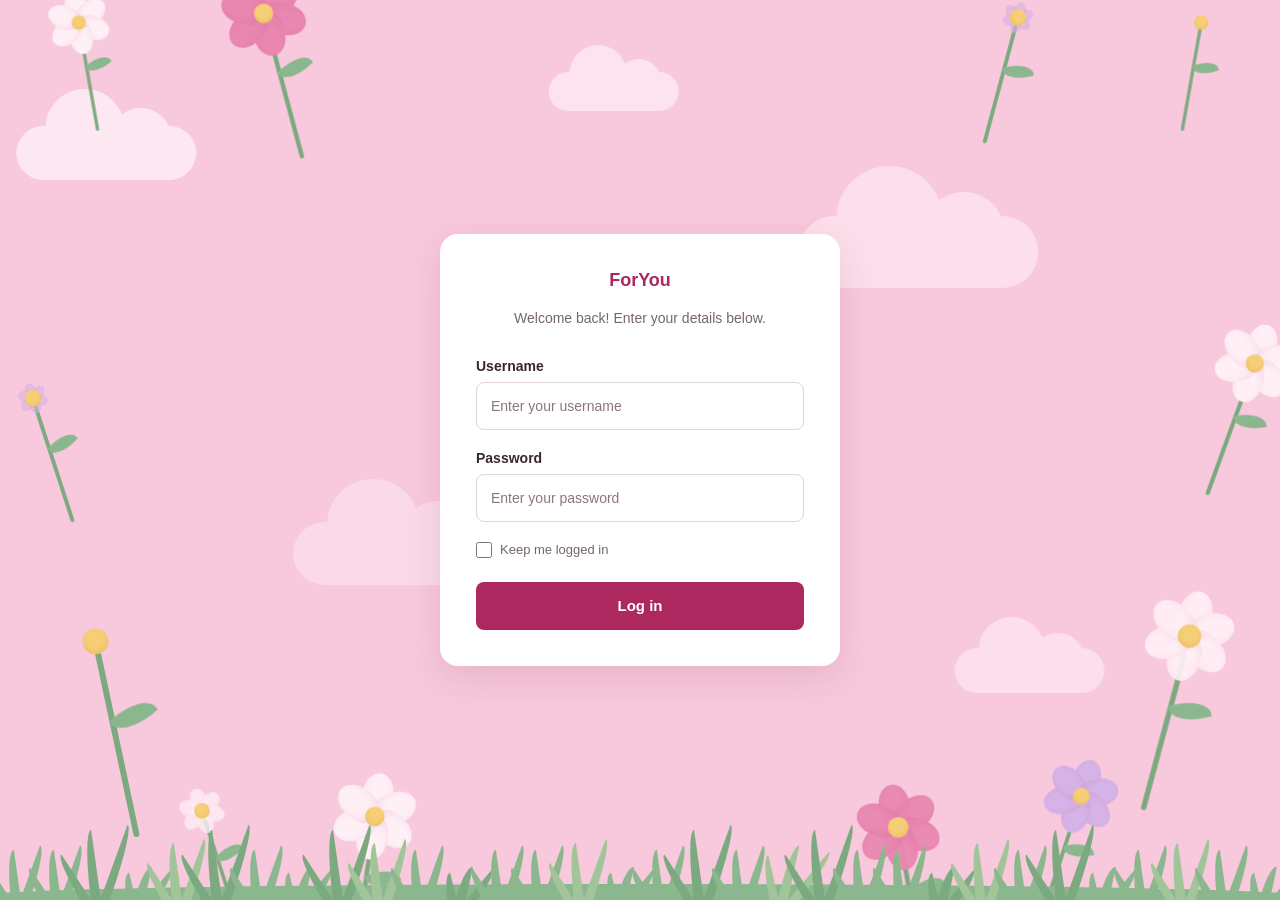
<file: index.html>
<!DOCTYPE html>
<html lang="en">
<head>
  <meta charset="UTF-8">
  <meta name="viewport" content="width=device-width, initial-scale=1.0">
  <meta http-equiv="refresh" content="0; url=FrontEnD/foryouLogin.html">
  <title>ForYou</title>
</head>
<body>
  <p><a href="FrontEnD/foryouLogin.html">Open ForYou</a></p>
</body>
</html>
</file>
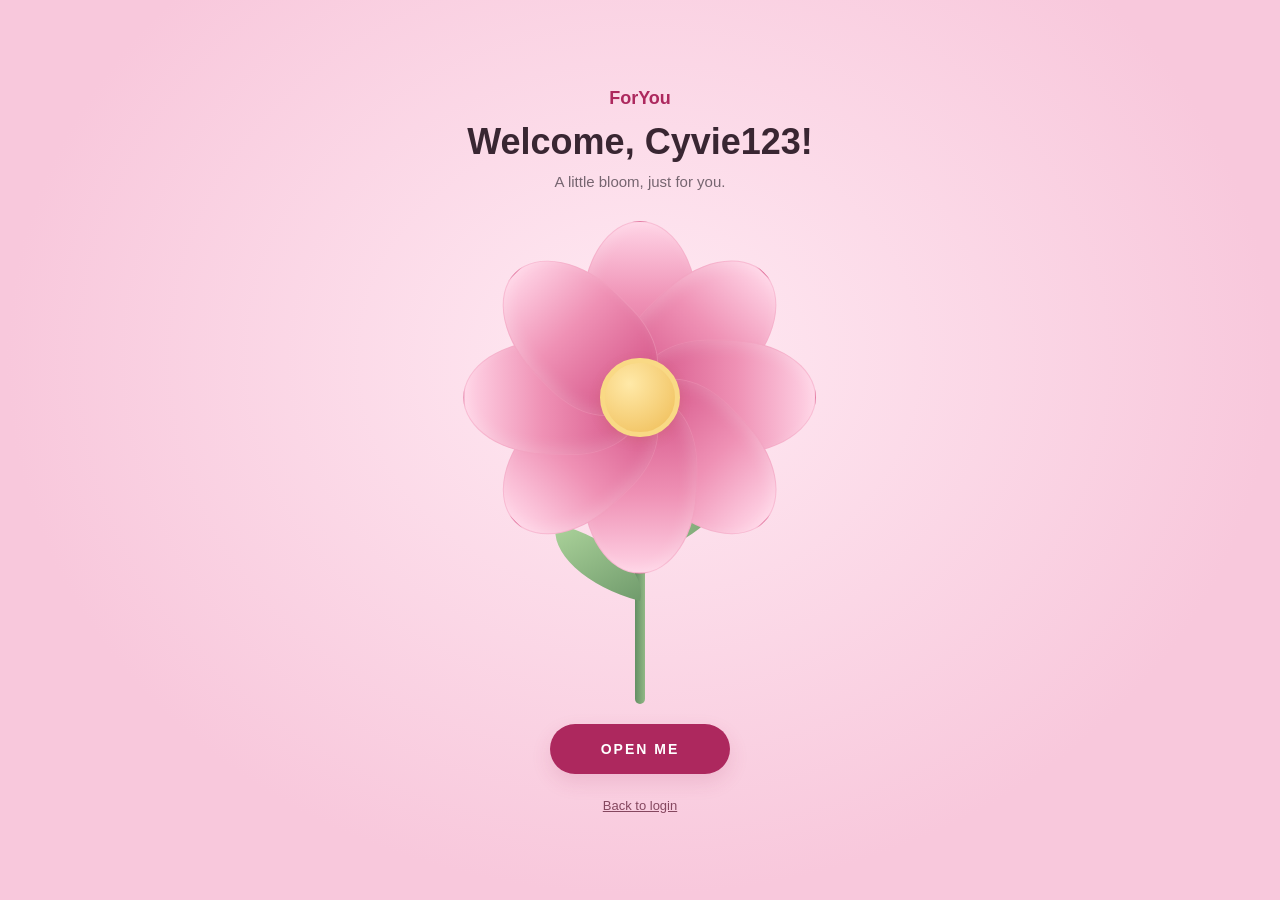
<file: FrontEnD/foryouBody.html>
<!DOCTYPE html>
<html lang="en">
<head>
  <meta charset="UTF-8">
  <meta name="viewport" content="width=device-width, initial-scale=1.0">
  <meta name="theme-color" content="#f8c8dc">
  <title>A flower for you | ForYou</title>
  <link rel="stylesheet" href="foryouBody.css">
  <script src="foryou.js" defer></script>
</head>
<body>
  <main class="flower-page" aria-labelledby="welcome-title">
    <p class="brand">ForYou</p>
    <h1 id="welcome-title">Welcome, Cyvie123!</h1>
    <p class="subtitle">A little bloom, just for you.</p>
    <div class="big-flower" aria-hidden="true">
      <div class="stem"></div>
      <div class="leaf leaf-left"></div>
      <div class="leaf leaf-right"></div>
      <div class="blossom">
        <span class="petal"></span><span class="petal"></span>
        <span class="petal"></span><span class="petal"></span>
        <span class="petal"></span><span class="petal"></span>
        <span class="petal"></span><span class="petal"></span>
        <span class="flower-center"></span>
      </div>
    </div>
    <button id="open-flower" type="button" disabled>OPEN ME</button>
    <a class="back-link" href="foryouLogin.html">Back to login</a>
  </main>
  <iframe id="letter-frame" class="letter-frame" src="foryouBody2.html?from=flower&amp;v=20261001-smooth2" title="A little letter, a lot of love" allow="autoplay; fullscreen" hidden></iframe>
</body>
</html>
</file>
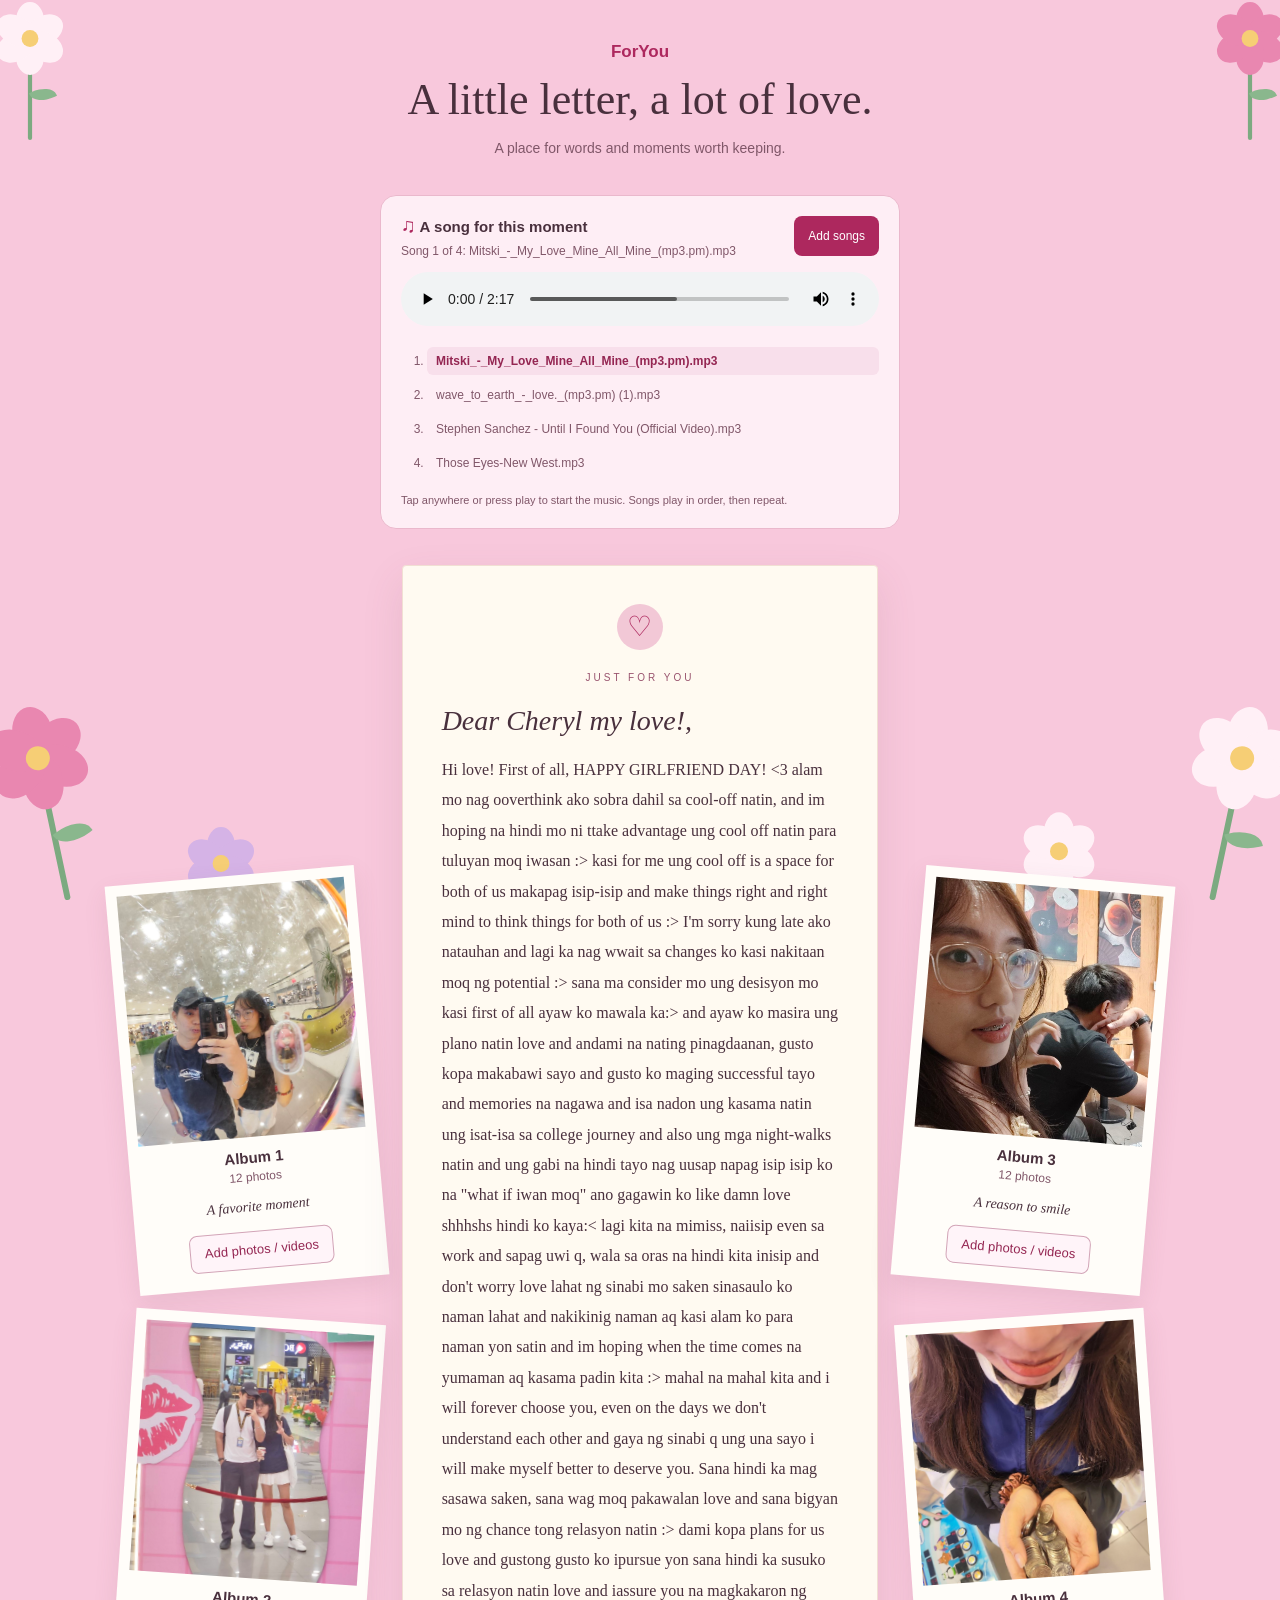
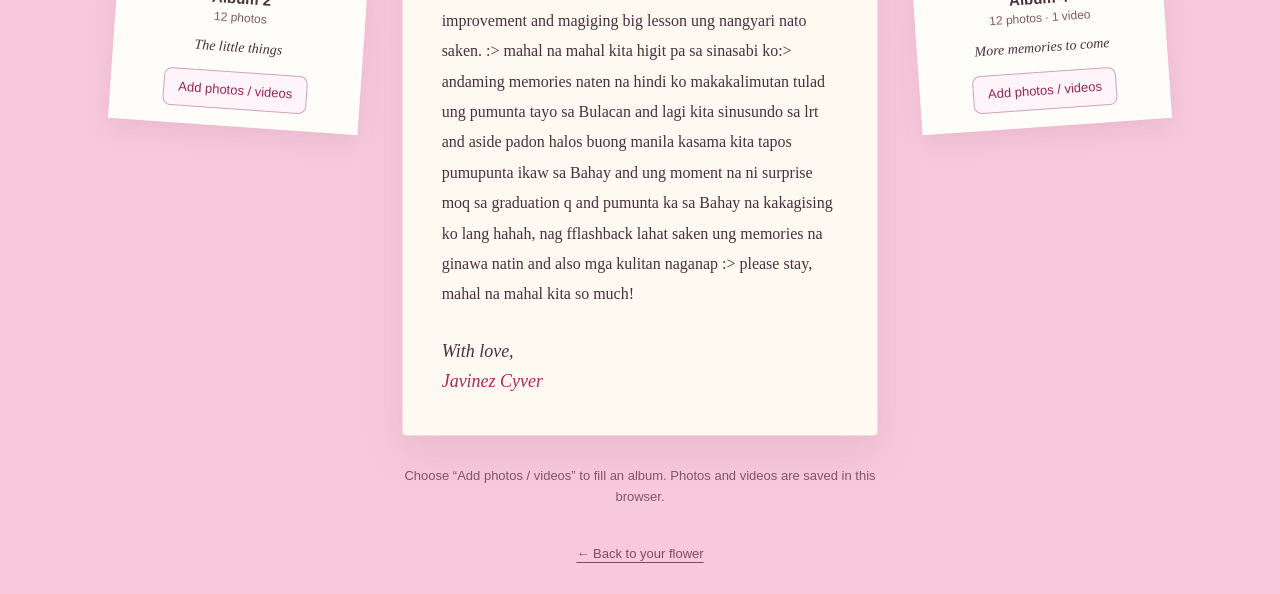
<file: FrontEnD/foryouBody2.html>
<!DOCTYPE html>
<html lang="en">
<head>
  <meta charset="UTF-8">
  <meta name="viewport" content="width=device-width, initial-scale=1.0">
  <meta name="theme-color" content="#f8c8dc">
  <title>A little letter | ForYou</title>
  <link rel="stylesheet" href="foryouBody2.css">
  <script src="foryouMedia.js" defer></script>
  <script src="foryouAlbums.js" defer></script>
  <script src="foryouMusic.js" defer></script>
</head>
<body>
  <!-- Published photos, video, and songs. These paths are shared with every visitor. -->
  <template id="published-media">
    <section data-published-album="1">
      <img src="../assets/photo_2026-09-30_21-55-11.jpg" alt="Album 1, photo 1" loading="lazy">
      <img src="../assets/photo_2026-09-30_21-55-29.jpg" alt="Album 1, photo 2" loading="lazy">
      <img src="../assets/photo_2026-09-30_21-55-33.jpg" alt="Album 1, photo 3" loading="lazy">
      <img src="../assets/photo_2026-09-30_21-55-57.jpg" alt="Album 1, photo 4" loading="lazy">
      <img src="../assets/photo_2026-09-30_21-56-02.jpg" alt="Album 1, photo 5" loading="lazy">
      <img src="../assets/photo_2026-09-30_22-00-08.jpg" alt="Album 1, photo 6" loading="lazy">
      <img src="../assets/photo_2026-09-30_22-00-11.jpg" alt="Album 1, photo 7" loading="lazy">
      <img src="../assets/photo_2026-09-30_22-00-15.jpg" alt="Album 1, photo 8" loading="lazy">
      <img src="../assets/photo_2026-09-30_22-00-18.jpg" alt="Album 1, photo 9" loading="lazy">
      <img src="../assets/photo_2026-09-30_22-00-21.jpg" alt="Album 1, photo 10" loading="lazy">
      <img src="../assets/photo_2026-09-30_22-01-01.jpg" alt="Album 1, photo 11" loading="lazy">
      <img src="../assets/photo_2026-09-30_22-01-04.jpg" alt="Album 1, photo 12" loading="lazy">
    </section>
    <section data-published-album="2">
      <img src="../assets/photo_2026-09-30_22-01-07.jpg" alt="Album 2, photo 1" loading="lazy">
      <img src="../assets/photo_2026-09-30_22-01-26.jpg" alt="Album 2, photo 2" loading="lazy">
      <img src="../assets/photo_2026-09-30_22-01-28.jpg" alt="Album 2, photo 3" loading="lazy">
      <img src="../assets/photo_2026-09-30_22-01-31.jpg" alt="Album 2, photo 4" loading="lazy">
      <img src="../assets/photo_2026-09-30_22-01-34.jpg" alt="Album 2, photo 5" loading="lazy">
      <img src="../assets/photo_2026-09-30_22-01-37.jpg" alt="Album 2, photo 6" loading="lazy">
      <img src="../assets/photo_2026-09-30_22-02-15.jpg" alt="Album 2, photo 7" loading="lazy">
      <img src="../assets/photo_2026-09-30_22-02-18.jpg" alt="Album 2, photo 8" loading="lazy">
      <img src="../assets/photo_2026-09-30_22-02-22.jpg" alt="Album 2, photo 9" loading="lazy">
      <img src="../assets/photo_2026-09-30_22-02-27.jpg" alt="Album 2, photo 10" loading="lazy">
      <img src="../assets/photo_2026-09-30_22-02-30.jpg" alt="Album 2, photo 11" loading="lazy">
      <img src="../assets/photo_2026-09-30_22-02-34.jpg" alt="Album 2, photo 12" loading="lazy">
    </section>
    <section data-published-album="3">
      <img src="../assets/photo_2026-09-30_22-03-17.jpg" alt="Album 3, photo 1" loading="lazy">
      <img src="../assets/photo_2026-09-30_22-03-21.jpg" alt="Album 3, photo 2" loading="lazy">
      <img src="../assets/photo_2026-09-30_22-03-24.jpg" alt="Album 3, photo 3" loading="lazy">
      <img src="../assets/photo_2026-09-30_22-03-28.jpg" alt="Album 3, photo 4" loading="lazy">
      <img src="../assets/photo_2026-09-30_22-03-31.jpg" alt="Album 3, photo 5" loading="lazy">
      <img src="../assets/photo_2026-09-30_22-03-37.jpg" alt="Album 3, photo 6" loading="lazy">
      <img src="../assets/photo_2026-09-30_22-04-06.jpg" alt="Album 3, photo 7" loading="lazy">
      <img src="../assets/photo_2026-09-30_22-04-09.jpg" alt="Album 3, photo 8" loading="lazy">
      <img src="../assets/photo_2026-09-30_22-07-10.jpg" alt="Album 3, photo 9" loading="lazy">
      <img src="../assets/photo_2026-09-30_22-07-17.jpg" alt="Album 3, photo 10" loading="lazy">
      <img src="../assets/photo_2026-09-30_22-07-21.jpg" alt="Album 3, photo 11" loading="lazy">
      <img src="../assets/photo_2026-09-30_22-07-27.jpg" alt="Album 3, photo 12" loading="lazy">
    </section>
    <section data-published-album="4">
      <img src="../assets/photo_2026-09-30_22-07-31.jpg" alt="Album 4, photo 1" loading="lazy">
      <img src="../assets/photo_2026-09-30_22-07-38.jpg" alt="Album 4, photo 2" loading="lazy">
      <img src="../assets/photo_2026-09-30_22-07-42.jpg" alt="Album 4, photo 3" loading="lazy">
      <img src="../assets/photo_2026-09-30_22-14-35.jpg" alt="Album 4, photo 4" loading="lazy">
      <img src="../assets/photo_2026-09-30_22-14-39.jpg" alt="Album 4, photo 5" loading="lazy">
      <img src="../assets/photo_2026-09-30_22-14-55.jpg" alt="Album 4, photo 6" loading="lazy">
      <img src="../assets/photo_2026-09-30_22-19-03.jpg" alt="Album 4, photo 7" loading="lazy">
      <img src="../assets/photo_2026-09-30_22-19-06.jpg" alt="Album 4, photo 8" loading="lazy">
      <img src="../assets/photo_2026-09-30_22-19-09.jpg" alt="Album 4, photo 9" loading="lazy">
      <img src="../assets/photo_2026-09-30_22-19-12.jpg" alt="Album 4, photo 10" loading="lazy">
      <img src="../assets/photo_2026-09-30_22-19-14.jpg" alt="Album 4, photo 11" loading="lazy">
      <img src="../assets/photo_2026-09-30_22-19-17.jpg" alt="Album 4, photo 12" loading="lazy">
      <video src="../assets/video_2026-09-30_22-15-21.mp4" title="Album 4, video 13" controls playsinline preload="metadata"></video>
    </section>
    <section data-published-tracks>
      <audio src="../assets/Mitski_-_My_Love_Mine_All_Mine_%28mp3.pm%29.mp3" title="Mitski_-_My_Love_Mine_All_Mine_(mp3.pm).mp3" controls preload="metadata"></audio>
      <audio src="../assets/wave_to_earth_-_love._%28mp3.pm%29%20%281%29.mp3" title="wave_to_earth_-_love._(mp3.pm) (1).mp3" controls preload="metadata"></audio>
      <audio src="../assets/Stephen%20Sanchez%20-%20Until%20I%20Found%20You%20%28Official%20Video%29.mp3" title="Until I Found You — Stephen Sanchez" data-replaces="Daniel_Padilla_-_Can_t_Help_Falling_In_Love_(mp3.pm).mp3" controls preload="metadata"></audio>
      <audio src="../assets/Those%20Eyes-New%20West.mp3" title="Those Eyes — New West" data-added controls preload="metadata"></audio>
    </section>
  </template>
  <div class="falling-hearts" aria-hidden="true">
    <span>&#9829;</span><span>&#9825;</span><span>&#9829;</span><span>&#9825;</span>
    <span>&#9829;</span><span>&#9825;</span><span>&#9829;</span><span>&#9825;</span>
    <span>&#9829;</span><span>&#9825;</span><span>&#9829;</span><span>&#9825;</span>
  </div>
  <div class="flower-garden" aria-hidden="true">
    <div class="flower flower-one"><div class="bloom"><i></i><i></i><i></i><i></i><i></i><i></i><span></span></div></div>
    <div class="flower flower-two"><div class="bloom"><i></i><i></i><i></i><i></i><i></i><i></i><span></span></div></div>
    <div class="flower flower-three"><div class="bloom"><i></i><i></i><i></i><i></i><i></i><i></i><span></span></div></div>
    <div class="flower flower-four"><div class="bloom"><i></i><i></i><i></i><i></i><i></i><i></i><span></span></div></div>
    <div class="flower flower-five"><div class="bloom"><i></i><i></i><i></i><i></i><i></i><i></i><span></span></div></div>
    <div class="flower flower-six"><div class="bloom"><i></i><i></i><i></i><i></i><i></i><i></i><span></span></div></div>
  </div>

  <main class="keepsake-page">
    <header class="page-heading">
      <p class="brand">ForYou</p>
      <h1>A little letter, a lot of love.</h1>
      <p>A place for words and moments worth keeping.</p>
    </header>

    <section class="music-player" aria-labelledby="music-title">
      <div class="music-heading">
        <div>
          <h2 id="music-title"><span aria-hidden="true">&#9835;</span> A song for this moment</h2>
          <p id="music-name">Add three or more songs to set the mood.</p>
        </div>
        <button id="choose-music" type="button" disabled>Add songs</button>
        <input id="music-file" type="file" accept="audio/*" multiple hidden>
      </div>
      <audio id="letter-music" controls preload="auto" aria-label="Letter background music" hidden></audio>
      <ol id="music-playlist" class="music-playlist" aria-label="Songs in playback order" hidden></ol>
      <p id="music-status" role="status" aria-live="polite">Songs play in order automatically, then the playlist repeats. Saved in this browser.</p>
    </section>

    <div class="keepsake-layout">
      <section class="photo-column photos-left" aria-label="Albums 1 and 2">
        <figure class="photo-card" data-album="1">
          <button class="album-open" type="button" aria-label="Open Album 1">
            <div class="photo-placeholder" data-cover><span aria-hidden="true">&#9825;</span><p>Add your memories</p></div>
            <span class="album-title">Album 1</span><span class="album-count" data-count>0 items</span>
          </button>
          <figcaption>A favorite moment</figcaption>
          <button class="album-add" type="button" disabled>Add photos / videos</button>
          <input class="album-input" type="file" accept="image/*,video/*" multiple hidden>
        </figure>
        <figure class="photo-card" data-album="2">
          <button class="album-open" type="button" aria-label="Open Album 2">
            <div class="photo-placeholder" data-cover><span aria-hidden="true">&#10047;</span><p>Add your memories</p></div>
            <span class="album-title">Album 2</span><span class="album-count" data-count>0 items</span>
          </button>
          <figcaption>The little things</figcaption>
          <button class="album-add" type="button" disabled>Add photos / videos</button>
          <input class="album-input" type="file" accept="image/*,video/*" multiple hidden>
        </figure>
      </section>

      <article class="letter" aria-labelledby="letter-title">
        <div class="letter-seal" aria-hidden="true">&#9825;</div>
        <p class="letter-eyebrow">JUST FOR YOU</p>
        <h2 id="letter-title">Dear Cheryl my love!,</h2>
        <!-- Edit this sample letter to add your own personal message. -->
        <div class="letter-content">
          <p></p>
          <p>Hi love! First of all, HAPPY GIRLFRIEND DAY! &lt;3 alam mo nag ooverthink ako sobra dahil sa cool-off natin, and im hoping na hindi mo ni ttake advantage ung cool off natin para tuluyan moq iwasan :> kasi for me ung cool off is a space for both of us makapag isip-isip and make things right and right mind to think things for both of us :> I'm sorry kung late ako natauhan and lagi ka nag wwait sa changes ko kasi nakitaan moq ng potential :> sana ma consider mo ung desisyon mo kasi first of all ayaw ko mawala ka:> and ayaw ko masira ung plano natin love and andami na nating pinagdaanan, gusto kopa makabawi sayo and gusto ko maging successful tayo and memories na nagawa and isa nadon ung kasama natin ung isat-isa sa college journey and also ung mga night-walks natin and ung gabi na hindi tayo nag uusap napag isip isip ko na "what if iwan moq" ano gagawin ko like damn love shhhshs hindi ko kaya:&lt; lagi kita na mimiss, naiisip even sa work and sapag uwi q, wala sa oras na hindi kita inisip and don't worry love lahat ng sinabi mo saken sinasaulo ko naman lahat and nakikinig naman aq kasi alam ko para naman yon satin and im hoping when the time comes na yumaman aq kasama padin kita :> mahal na mahal kita and i will forever choose you, even on the days we don't understand each other and gaya ng sinabi q ung una sayo i will make myself better to deserve you. Sana hindi ka mag sasawa saken, sana wag moq pakawalan love and sana bigyan mo ng chance tong relasyon natin :> dami kopa plans for us love and gustong gusto ko ipursue yon sana hindi ka susuko sa relasyon natin love and iassure you na magkakaron ng improvement and magiging big lesson ung nangyari nato saken. :> mahal na mahal kita higit pa sa sinasabi ko:> andaming memories naten na hindi ko makakalimutan tulad ung pumunta tayo sa Bulacan and lagi kita sinusundo sa lrt and aside padon halos buong manila kasama kita tapos pumupunta ikaw sa Bahay and ung moment na ni surprise moq sa graduation q and pumunta ka sa Bahay na kakagising ko lang hahah, nag fflashback lahat saken ung memories na ginawa natin and also mga kulitan naganap :> please stay, mahal na mahal kita so much!</p>
          <p></p>
        </div>
        <p class="signature">With love,<br><span>Javinez Cyver</span></p>
      </article>

      <section class="photo-column photos-right" aria-label="Albums 3 and 4">
        <figure class="photo-card" data-album="3">
          <button class="album-open" type="button" aria-label="Open Album 3">
            <div class="photo-placeholder" data-cover><span aria-hidden="true">&#10047;</span><p>Add your memories</p></div>
            <span class="album-title">Album 3</span><span class="album-count" data-count>0 items</span>
          </button>
          <figcaption>A reason to smile</figcaption>
          <button class="album-add" type="button" disabled>Add photos / videos</button>
          <input class="album-input" type="file" accept="image/*,video/*" multiple hidden>
        </figure>
        <figure class="photo-card" data-album="4">
          <button class="album-open" type="button" aria-label="Open Album 4">
            <div class="photo-placeholder" data-cover><span aria-hidden="true">&#9825;</span><p>Add your memories</p></div>
            <span class="album-title">Album 4</span><span class="album-count" data-count>0 items</span>
          </button>
          <figcaption>More memories to come</figcaption>
          <button class="album-add" type="button" disabled>Add photos / videos</button>
          <input class="album-input" type="file" accept="image/*,video/*" multiple hidden>
        </figure>
      </section>
    </div>

    <p id="album-status" class="album-status" role="status" aria-live="polite">Choose “Add photos / videos” to fill an album. Photos and videos are saved in this browser.</p>
    <footer><a href="foryouBody.html">&#8592; Back to your flower</a></footer>
  </main>
  <dialog id="album-viewer" aria-labelledby="album-viewer-title" aria-describedby="viewer-help">
    <header class="viewer-heading">
      <h2 id="album-viewer-title">Album 1</h2>
      <button id="close-album" class="viewer-close" type="button" aria-label="Close album" autofocus>&#215;</button>
    </header>
    <div id="gallery-stage" class="gallery-stage">
      <p class="gallery-empty">Your memories belong here. Add photos or videos to get started.</p>
    </div>
    <div class="viewer-controls">
      <button id="previous-photo" type="button" aria-label="Previous item">&#8592;</button>
      <p id="photo-counter" role="status" aria-live="polite">0 items</p>
      <button id="next-photo" type="button" aria-label="Next item">&#8594;</button>
    </div>
    <p id="viewer-help">Swipe beside videos or use the arrows. Tap a video to play.</p>
    <p id="viewer-status" class="album-status" role="status" aria-live="polite"></p>
    <div class="viewer-actions">
      <button id="viewer-add" class="album-add" type="button" disabled>Add photos / videos</button>
      <button id="viewer-remove" class="album-remove" type="button" disabled>Remove item</button>
    </div>
  </dialog>
</body>
</html>
</file>
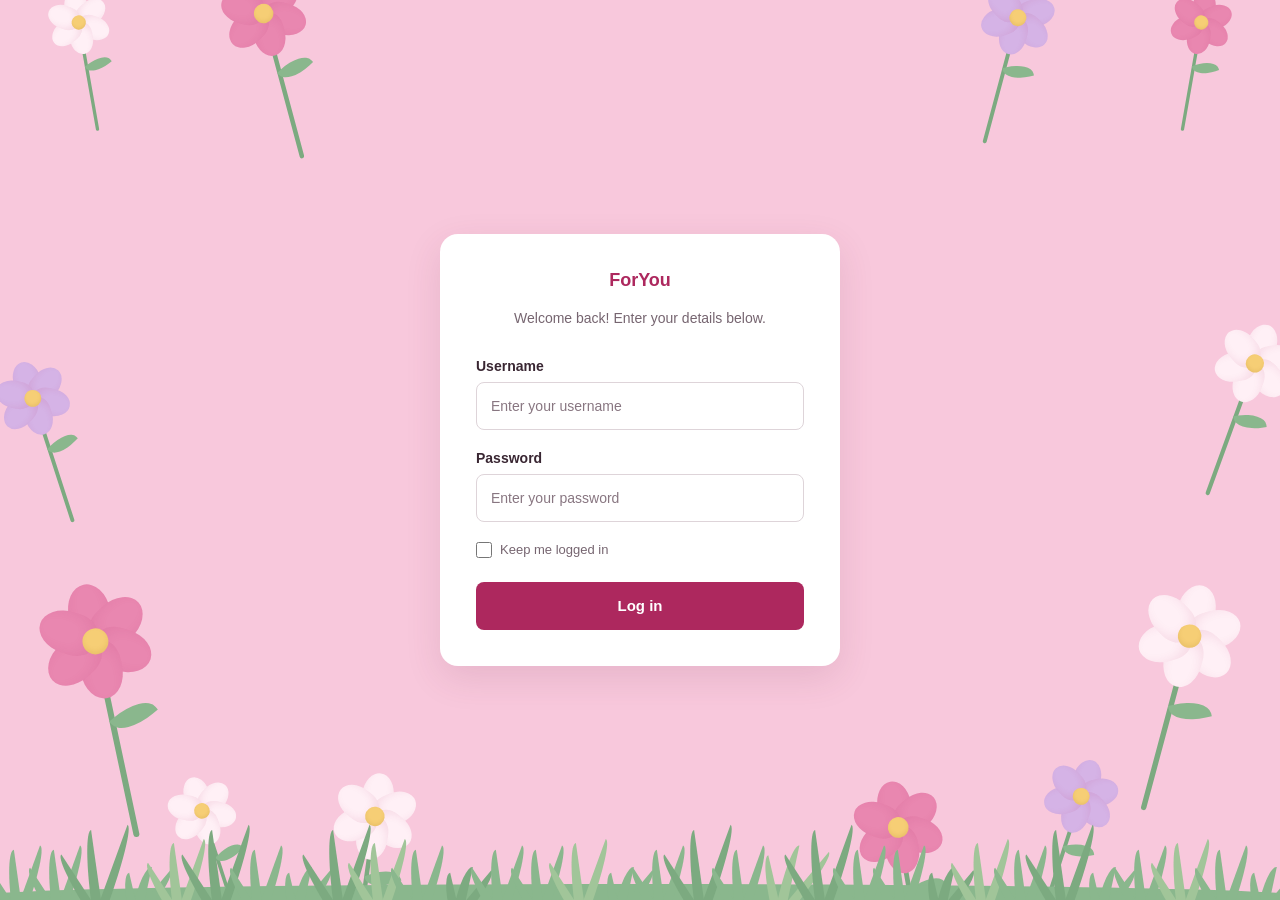
<file: FrontEnD/foryouLogin.html>
﻿<!DOCTYPE html>
<html lang="en">
<head>
  <meta charset="UTF-8">
  <meta name="viewport" content="width=device-width, initial-scale=1.0">
  <meta name="theme-color" content="#f8c8dc">
  <title>ForYou</title>
  <link rel="stylesheet" href="foryouLogin.css">
  <script src="foryou.js" defer></script>
</head>
<body>
  <div class="cloud-sky" aria-hidden="true">
    <span class="cloud cloud-one"></span>
    <span class="cloud cloud-two"></span>
    <span class="cloud cloud-three"></span>
    <span class="cloud cloud-four"></span>
    <span class="cloud cloud-five"></span>
  </div>
  <div class="flower-garden" aria-hidden="true">
    <div class="flower flower-one">
      <div class="blossom"><i></i><i></i><i></i><i></i><i></i><i></i><span class="flower-center"></span></div>
    </div>
    <div class="flower flower-two">
      <div class="blossom"><i></i><i></i><i></i><i></i><i></i><i></i><span class="flower-center"></span></div>
    </div>
    <div class="flower flower-three">
      <div class="blossom"><i></i><i></i><i></i><i></i><i></i><i></i><span class="flower-center"></span></div>
    </div>
    <div class="flower flower-four">
      <div class="blossom"><i></i><i></i><i></i><i></i><i></i><i></i><span class="flower-center"></span></div>
    </div>
    <div class="flower flower-five">
      <div class="blossom"><i></i><i></i><i></i><i></i><i></i><i></i><span class="flower-center"></span></div>
    </div>
    <div class="flower flower-six">
      <div class="blossom"><i></i><i></i><i></i><i></i><i></i><i></i><span class="flower-center"></span></div>
    </div>
    <div class="flower flower-seven">
      <div class="blossom"><i></i><i></i><i></i><i></i><i></i><i></i><span class="flower-center"></span></div>
    </div>
    <div class="flower flower-eight">
      <div class="blossom"><i></i><i></i><i></i><i></i><i></i><i></i><span class="flower-center"></span></div>
    </div>
    <div class="flower flower-nine">
      <div class="blossom"><i></i><i></i><i></i><i></i><i></i><i></i><span class="flower-center"></span></div>
    </div>
    <div class="flower flower-ten">
      <div class="blossom"><i></i><i></i><i></i><i></i><i></i><i></i><span class="flower-center"></span></div>
    </div>
    <div class="flower flower-eleven">
      <div class="blossom"><i></i><i></i><i></i><i></i><i></i><i></i><span class="flower-center"></span></div>
    </div>
    <div class="flower flower-twelve">
      <div class="blossom"><i></i><i></i><i></i><i></i><i></i><i></i><span class="flower-center"></span></div>
    </div>
    <div class="grass">
      <span></span><span></span><span></span><span></span>
      <span></span><span></span><span></span><span></span>
      <span></span><span></span><span></span><span></span>
      <span></span><span></span><span></span><span></span>
      <span></span><span></span><span></span><span></span>
      <span></span><span></span><span></span><span></span>
      <span></span><span></span><span></span><span></span>
      <span></span><span></span><span></span><span></span>
    </div>
  </div>
  <main class="login-card" aria-labelledby="brand-title">
    <p class="brand" id="brand-title">ForYou</p>
    <p class="description">Welcome back! Enter your details below.</p>

    <form id="login-form" action="#" method="post">
      <div class="field">
        <label for="username">Username</label>
        <input type="text" id="username" name="username" placeholder="Enter your username" autocomplete="username" aria-describedby="login-error" required>
      </div>

      <div class="field">
        <label for="password">Password</label>
        <input type="password" id="password" name="password" placeholder="Enter your password" autocomplete="current-password" aria-describedby="login-error" required>
      </div>

      <label class="remember-me" for="remember">
        <input type="checkbox" id="remember" name="remember" value="yes">
        <span>Keep me logged in</span>
      </label>

      <p id="login-error" class="login-error" role="alert" hidden></p>
      <button type="submit">Log in</button>
    </form>
  </main>
</body>
</html>
</file>
<file: FrontEnD/foryouBody.css>
* { box-sizing: border-box; }

body {
  margin: 0;
  min-height: 100vh;
  min-height: 100svh;
  display: grid;
  place-items: center;
  padding: 32px 20px;
  background: radial-gradient(ellipse at 50% 40%, #ffeaf3 0%, #f8c8dc 70%);
  color: #392632;
  font-family: "Segoe UI", Arial, sans-serif;
}

.flower-page { width: 100%; text-align: center; }
.brand { margin: 0 0 12px; color: #ad285e; font-size: 18px; font-weight: 700; }
h1 { margin: 0; font-size: clamp(24px, 4vw, 36px); }
.subtitle { margin: 10px 0 0; color: #766570; font-size: 15px; }

/* The flower blooms on arrival, then gently sways. */
.big-flower {
  position: relative;
  width: min(75vw, 360px);
  aspect-ratio: 1 / 1.35;
  margin: 28px auto 20px;
  transform-origin: bottom center;
  animation: flower-sway 6s ease-in-out 2.8s infinite;
}

.stem {
  position: absolute;
  top: 36%; bottom: 0; left: 48.5%;
  width: 3%;
  border-radius: 20px;
  background: linear-gradient(90deg, #648f64, #91b885);
  transform-origin: bottom center;
  animation: stem-grow 1s ease-out both;
}

.leaf {
  position: absolute;
  top: 68%; width: 28%; height: 11%;
  background: linear-gradient(135deg, #acd39b, #709b6c);
  animation: leaf-grow 1s ease-out 0.7s both;
}
.leaf-left {
  --leaf-angle: 15deg;
  right: 50%;
  border-radius: 0 100% 0 100%;
  transform-origin: right bottom;
  transform: rotate(var(--leaf-angle));
}
.leaf-right {
  --leaf-angle: -15deg;
  left: 50%; top: 59%;
  border-radius: 100% 0 100% 0;
  transform-origin: left bottom;
  transform: rotate(var(--leaf-angle));
}

.blossom { position: absolute; inset: 0 0 auto; width: 100%; aspect-ratio: 1; }
.petal {
  --angle: 0deg;
  --delay: 0.3s;
  position: absolute;
  bottom: 50%; left: 34%; width: 32%; height: 49%;
  border: 1px solid #f3a7c480;
  border-radius: 55% 55% 42% 42%;
  background: linear-gradient(to top, #d55488, #ef91b5 55%, #ffd4e6);
  box-shadow: inset 5px 0 15px #ffffff30;
  transform-origin: center bottom;
  transform: rotate(var(--angle)) scale(1);
  animation: petal-bloom 1.8s cubic-bezier(0.22, 1, 0.36, 1) var(--delay) both;
}
.petal:nth-child(2) { --angle: 45deg; --delay: 0.4s; }
.petal:nth-child(3) { --angle: 90deg; --delay: 0.5s; }
.petal:nth-child(4) { --angle: 135deg; --delay: 0.6s; }
.petal:nth-child(5) { --angle: 180deg; --delay: 0.7s; }
.petal:nth-child(6) { --angle: 225deg; --delay: 0.8s; }
.petal:nth-child(7) { --angle: 270deg; --delay: 0.9s; }
.petal:nth-child(8) { --angle: 315deg; --delay: 1s; }

.flower-center {
  position: absolute;
  top: 39%; left: 39%; width: 22%; height: 22%;
  border: 5px solid #f9d985;
  border-radius: 50%;
  background: radial-gradient(circle at 35% 30%, #ffe9a8, #efbc55);
  box-shadow: 0 4px 12px #af65412b;
  animation: center-appear 1.3s ease-out 0.6s both;
}

#open-flower {
  min-height: 50px;
  min-width: 180px;
  padding: 14px 32px;
  border: 0;
  border-radius: 999px;
  background: #ad285e;
  color: white;
  font: 700 14px "Segoe UI", Arial, sans-serif;
  letter-spacing: 2px;
  cursor: pointer;
  box-shadow: 0 8px 20px #ad285e24;
}
#open-flower:hover { background: #90204d; }
#open-flower:disabled { cursor: wait; opacity: 0.7; }
.letter-frame { position: fixed; inset: 0; width: 100%; height: 100%; border: 0; background: #f8c8dc; z-index: 10; }
body.letter-open { overflow: hidden; }
body.letter-open .flower-page { display: none; }
button:focus-visible, a:focus-visible { outline: 3px solid #ad285e; outline-offset: 5px; }

.flower-message {
  max-width: 360px;
  margin: 20px auto 0;
  padding: 22px;
  border-radius: 16px;
  background: #fff9fc;
  box-shadow: 0 8px 24px #ad285e12;
  animation: message-appear 0.4s ease-out;
}
.flower-message h2 { margin: 0 0 10px; font-size: 20px; }
.flower-message p { margin: 0; color: #766570; font-size: 14px; line-height: 1.6; }
.back-link { display: block; width: fit-content; margin: 24px auto 0; color: #85475f; font-size: 13px; }

@keyframes petal-bloom {
  from { opacity: 0; transform: rotate(var(--angle)) scale(0.08); }
  to { opacity: 1; transform: rotate(var(--angle)) scale(1); }
}
@keyframes stem-grow { from { transform: scaleY(0); } to { transform: scaleY(1); } }
@keyframes leaf-grow {
  from { transform: rotate(var(--leaf-angle)) scale(0); }
  to { transform: rotate(var(--leaf-angle)) scale(1); }
}
@keyframes center-appear { from { opacity: 0; transform: scale(0.2); } to { opacity: 1; transform: scale(1); } }
@keyframes flower-sway { 0%, 100% { transform: rotate(-2deg); } 50% { transform: rotate(2deg); } }
@keyframes message-appear { from { opacity: 0; transform: translateY(8px); } to { opacity: 1; transform: translateY(0); } }

@media (prefers-reduced-motion: reduce) {
  *, *::before, *::after { animation: none !important; }
}
</file>
<file: FrontEnD/foryouBody2.css>
* { box-sizing: border-box; }

body {
  margin: 0;
  min-height: 100vh;
  min-height: 100svh;
  background: #f8c8dc;
  color: #49303d;
  font-family: "Segoe UI", Arial, sans-serif;
}

.keepsake-page {
  position: relative;
  z-index: 1;
  width: min(1100px, 100%);
  margin: 0 auto;
  padding: 42px 32px 32px;
}
.page-heading { margin-bottom: 36px; text-align: center; }
.brand { margin: 0 0 12px; color: #ad285e; font-size: 17px; font-weight: 700; }
h1 { margin: 0; font: 400 clamp(30px, 4vw, 44px) Georgia, serif; }
.page-heading > p:last-child { margin: 12px 0 0; color: #805769; font-size: 14px; line-height: 1.6; }

/* The letter sits between two columns of photo frames. */
.music-player { max-width: 520px; margin: 0 auto 36px; padding: 18px 20px; border: 1px solid #eab8cc; border-radius: 16px; background: #fff5f9d9; }
.music-heading { display: flex; align-items: center; justify-content: space-between; gap: 16px; }
.music-heading > div { min-width: 0; }
.music-heading h2 { margin: 0; font-size: 15px; font-weight: 600; }
.music-heading h2 span { color: #ad285e; font-size: 20px; }
#music-name { margin: 7px 0 0; color: #805769; font-size: 12px; overflow-wrap: anywhere; }
#choose-music { flex-shrink: 0; min-height: 40px; padding: 8px 14px; border: 0; border-radius: 8px; color: white; background: #ad285e; font-size: 12px; }
#choose-music:hover:not(:disabled) { background: #90204d; }
.music-player audio { width: 100%; margin-top: 14px; }
#music-status { margin: 12px 0 0; color: #805769; font-size: 11px; line-height: 1.6; }
.music-playlist { max-height: 170px; overflow-y: auto; margin: 14px 0 0; padding-left: 26px; color: #805769; }
.music-playlist li { padding: 3px 0; font-size: 12px; }
.music-playlist button { width: 100%; padding: 7px 9px; border: 0; border-radius: 6px; background: transparent; color: #805769; text-align: left; overflow-wrap: anywhere; font-size: 12px; }
.music-playlist button:hover { background: #f8dfeb; }
.music-playlist button[aria-current="true"] { background: #f8dfeb; color: #942652; font-weight: 700; }
.music-track { display: flex; align-items: center; gap: 8px; }
.music-track-play { min-width: 0; }
.music-playlist .music-remove { flex-shrink: 0; width: auto; min-height: 34px; padding: 6px 8px; color: #a12845; font-size: 11px; }

/* Hearts drift behind the letter and albums without blocking clicks. */
.falling-hearts { position: fixed; inset: 0; z-index: 0; overflow: hidden; pointer-events: none; }
.falling-hearts span {
  --drift: 30px;
  position: absolute;
  top: -50px;
  left: 4%;
  color: #d05a88;
  font-size: 24px;
  animation: heart-fall 12s linear -2s infinite;
  user-select: none;
}
.falling-hearts span:nth-child(2) { left: 12%; font-size: 32px; animation-duration: 15s; animation-delay: -9s; --drift: -20px; }
.falling-hearts span:nth-child(3) { left: 21%; font-size: 17px; animation-duration: 11s; animation-delay: -5s; }
.falling-hearts span:nth-child(4) { left: 30%; font-size: 25px; animation-duration: 17s; animation-delay: -12s; --drift: -35px; }
.falling-hearts span:nth-child(5) { left: 39%; font-size: 19px; animation-duration: 14s; animation-delay: -7s; }
.falling-hearts span:nth-child(6) { left: 47%; font-size: 30px; animation-duration: 16s; animation-delay: -3s; --drift: -25px; }
.falling-hearts span:nth-child(7) { left: 56%; font-size: 16px; animation-duration: 12s; animation-delay: -10s; }
.falling-hearts span:nth-child(8) { left: 65%; font-size: 28px; animation-duration: 15s; animation-delay: -6s; --drift: -30px; }
.falling-hearts span:nth-child(9) { left: 73%; font-size: 21px; animation-duration: 13s; animation-delay: -1s; }
.falling-hearts span:nth-child(10) { left: 81%; font-size: 33px; animation-duration: 18s; animation-delay: -14s; --drift: -20px; }
.falling-hearts span:nth-child(11) { left: 89%; font-size: 18px; animation-duration: 11s; animation-delay: -4s; }
.falling-hearts span:nth-child(12) { left: 96%; font-size: 26px; animation-duration: 16s; animation-delay: -11s; --drift: -40px; }
@keyframes heart-fall {
  0% { transform: translate(0, -5vh) rotate(-15deg); opacity: 0; }
  10% { opacity: 0.55; }
  50% { transform: translate(var(--drift), 55vh) rotate(15deg); }
  90% { opacity: 0.55; }
  100% { transform: translate(0, 115vh) rotate(-15deg); opacity: 0; }
}

.keepsake-layout {
  display: grid;
  grid-template-columns: 1fr 1.9fr 1fr;
  grid-template-areas: "left letter right";
  align-items: center;
  gap: 30px;
}
.photos-left { grid-area: left; }
.photos-right { grid-area: right; }
.photo-column { display: grid; gap: 30px; min-width: 0; }
.photo-card {
  margin: 0;
  padding: 11px 11px 17px;
  background: #fffdf9;
  box-shadow: 0 9px 24px #79485a1c;
  transform: rotate(-5deg);
}
.photo-card:nth-child(2) { transform: rotate(4deg); }
.photos-right .photo-card { transform: rotate(5deg); }
.photos-right .photo-card:nth-child(2) { transform: rotate(-4deg); }
.photo-placeholder, .photo-card img, .photo-card video {
  display: block;
  width: 100%;
  aspect-ratio: 1 / 1.1;
  object-fit: cover;
}
.photo-placeholder {
  display: flex;
  flex-direction: column;
  align-items: center;
  justify-content: center;
  background: #f7e3ec;
  color: #9b5b75;
  border: 1px dashed #cc99af;
}
.photo-placeholder span { font-size: 36px; }
.photo-placeholder p { margin: 10px 4px 0; font-size: 12px; text-align: center; }
.photo-card:nth-child(2) .photo-placeholder { background: #ece4f3; }
figcaption { margin-top: 13px; text-align: center; font: italic 14px Georgia, serif; line-height: 1.4; }

.letter {
  grid-area: letter;
  position: relative;
  padding: 38px clamp(24px, 3vw, 42px);
  border: 1px solid #f1dfd3;
  border-radius: 4px;
  background: #fffaf1;
  box-shadow: 0 16px 42px #79485a1f;
  animation: letter-arrive 0.9s ease-out both;
}
.letter-seal {
  display: grid;
  place-items: center;
  width: 46px;
  height: 46px;
  margin: 0 auto 22px;
  border-radius: 50%;
  background: #f2c8d6;
  color: #ad285e;
  font-size: 28px;
}
.letter-eyebrow { margin: 0 0 22px; color: #99536e; font-size: 10px; letter-spacing: 3px; text-align: center; }
.letter h2 { margin: 0 0 18px; font: italic 28px Georgia, serif; }
.letter-content { font: 16px/1.9 Georgia, serif; }
.letter-content p { margin: 0 0 18px; }
.signature { margin: 26px 0 0; font: italic 18px/1.7 Georgia, serif; }
.signature span { color: #ad285e; }
footer { margin-top: 36px; text-align: center; }
footer a { color: #85475f; font-size: 13px; text-underline-offset: 4px; }
a:focus-visible, button:focus-visible { outline: 3px solid #ad285e; outline-offset: 5px; }

/* Album covers and photo picker */
button { font: inherit; cursor: pointer; }
button:disabled { cursor: default; opacity: 0.45; }
.album-open { display: block; width: 100%; padding: 0; border: 0; background: transparent; color: inherit; }
.album-open:hover .album-title { color: #ad285e; }
.album-title { display: block; margin-top: 12px; font-size: 15px; font-weight: 700; }
.album-count { display: block; margin-top: 4px; color: #805769; font-size: 12px; }
.album-cover { position: relative; }
.album-cover video { pointer-events: none; background: #49303d; }
.video-badge { position: absolute; right: 8px; bottom: 8px; padding: 4px 8px; border-radius: 6px; background: #49303dcc; color: white; font-size: 11px; }
.album-add { display: block; margin: 14px auto 0; min-height: 38px; padding: 8px 14px; border: 1px solid #d2a4b7; border-radius: 8px; background: #fff4f9; color: #942652; font-size: 13px; }
.album-add:hover:not(:disabled) { background: #f8dfeb; }
.viewer-actions { display: flex; flex-wrap: wrap; justify-content: center; gap: 12px; margin-top: 14px; }
.viewer-actions .album-add { margin: 0; }
.album-add[hidden], .viewer-actions[hidden] { display: none; }
.album-remove { min-height: 38px; padding: 8px 14px; border: 1px solid #cf8a99; border-radius: 8px; background: #fff0f2; color: #a12845; font-size: 13px; }
.album-remove:hover:not(:disabled) { background: #f9dce2; }
.album-status { margin: 30px auto 0; max-width: 520px; color: #805769; font-size: 13px; line-height: 1.6; text-align: center; }
body:has(#album-viewer[open]) { overflow: hidden; }

/* A modal album viewer with immediate photo navigation. */
#album-viewer { width: min(760px, calc(100% - 24px)); max-height: 92vh; max-height: 92svh; padding: 22px; border: 0; border-radius: 20px; background: #fffaf7; color: #49303d; box-shadow: 0 24px 80px #39263250; overscroll-behavior: contain; scrollbar-gutter: stable; }
#album-viewer[open] { animation: album-enter 0.3s ease-out; }
#album-viewer::backdrop { background: #392632b3; backdrop-filter: blur(6px); }
.viewer-heading { display: flex; align-items: center; justify-content: space-between; gap: 16px; margin-bottom: 16px; }
.viewer-heading h2 { margin: 0; font: 26px Georgia, serif; }
.viewer-close, .viewer-controls button { width: 44px; height: 44px; border: 0; border-radius: 50%; background: #f5dce7; color: #942652; font-size: 25px; }
.gallery-stage { position: relative; display: grid; place-items: center; height: min(55vh, 480px); height: min(55svh, 480px); overflow: hidden; border-radius: 12px; background: #f1e7ec; touch-action: pan-y pinch-zoom; contain: layout paint; }
.gallery-image { position: absolute; inset: 0; width: 100%; height: 100%; object-fit: contain; user-select: none; }
.gallery-video { inset: 0 24px; width: calc(100% - 48px); touch-action: auto; background: #342630; }
.gallery-empty { max-width: 300px; padding: 24px; color: #805769; text-align: center; line-height: 1.7; }
.viewer-controls { display: flex; align-items: center; justify-content: center; gap: 24px; margin-top: 16px; }
#photo-counter { min-width: 100px; margin: 0; text-align: center; color: #805769; font-size: 14px; }
#viewer-help { margin: 14px 0 0; color: #805769; text-align: center; font-size: 12px; }
#viewer-status { height: 3.2em; margin: 10px 0 0; max-width: none; overflow: auto; }
@keyframes album-enter { from { opacity: 0; transform: translateY(24px) scale(0.97); } to { opacity: 1; transform: translateY(0) scale(1); } }

/* CSS flowers decorate the edges behind the content. */
.flower-garden { position: fixed; inset: 0; overflow: hidden; pointer-events: none; }
.flower {
  --color: #e987b0;
  --delay: 0s;
  position: absolute;
  width: 110px;
  height: 200px;
  transform-origin: bottom center;
}
.flower-one { left: 1%; bottom: 0; transform: rotate(-12deg); }
.flower-two { --color: #fff0f6; --delay: -2s; right: 1%; bottom: 0; transform: rotate(12deg); }
.flower-three { --color: #d5b3e6; --delay: -4s; left: 13%; bottom: -65px; transform: scale(0.7); }
.flower-four { --color: #fff0f6; --delay: -6s; right: 13%; bottom: -60px; transform: scale(0.75); }
.flower-five { --color: #fff0f6; --delay: -3s; left: -25px; top: 0; transform: scale(0.7); transform-origin: top center; }
.flower-six { --delay: -5s; right: -25px; top: 0; transform: scale(0.7); transform-origin: top center; }
.flower::before { content: ""; position: absolute; top: 55px; bottom: 0; left: 52px; width: 6px; border-radius: 6px; background: #7caa80; }
.flower::after { content: ""; position: absolute; top: 125px; left: 56px; width: 35px; height: 20px; border-radius: 0 90% 0 90%; background: #8ab78d; transform: rotate(-25deg); }
.bloom { position: absolute; top: 0; width: 110px; height: 110px; }
.bloom i {
  --angle: 0deg;
  position: absolute;
  bottom: 55px; left: 35px; width: 40px; height: 52px;
  border-radius: 55% 55% 42% 42%;
  background: var(--color);
  transform-origin: center bottom;
  transform: rotate(var(--angle));
  animation: flower-bloom 8s ease-in-out var(--delay) infinite;
}
.bloom i:nth-child(2) { --angle: 60deg; }
.bloom i:nth-child(3) { --angle: 120deg; }
.bloom i:nth-child(4) { --angle: 180deg; }
.bloom i:nth-child(5) { --angle: 240deg; }
.bloom i:nth-child(6) { --angle: 300deg; }
.bloom > span { position: absolute; top: 43px; left: 43px; width: 24px; height: 24px; border-radius: 50%; background: #f6ce75; }
@keyframes flower-bloom {
  0%, 100% { transform: rotate(var(--angle)) scale(0.15); opacity: 0.4; }
  35%, 70% { transform: rotate(var(--angle)) scale(1); opacity: 1; }
}
@keyframes letter-arrive { from { opacity: 0; transform: translateY(16px); } to { opacity: 1; transform: translateY(0); } }

@media (max-width: 800px) {
  .keepsake-layout { grid-template-columns: 1fr 1fr; grid-template-areas: "letter letter" "left right"; gap: 28px; }
  .letter { width: min(100%, 520px); justify-self: center; }
  .photo-column { width: min(100%, 240px); justify-self: center; }
}
@media (max-width: 420px) {
  .keepsake-page { padding: 32px 20px; }
  .keepsake-layout { gap: 20px; }
  .photo-card { padding: 8px 8px 12px; }
  figcaption { font-size: 12px; }
  .flower-one { left: -35px; }
  .flower-two { right: -35px; }
  .music-heading { flex-wrap: wrap; }
}
@media (prefers-reduced-motion: reduce) {
  *, *::before, *::after { animation: none !important; }
  .falling-hearts { display: none; }
}
</file>
<file: FrontEnD/foryouLogin.css>
﻿/* Page background and centered card */
* {
  box-sizing: border-box;
}

body {
  display: grid;
  place-items: center;
  min-height: 100vh;
  min-height: 100svh;
  margin: 0;
  padding: 24px;
  background: #f8c8dc;
  color: #392632;
  font-family: "Segoe UI", Arial, sans-serif;
}

.login-card {
  position: relative;
  z-index: 1;
  width: 100%;
  max-width: 400px;
  padding: 36px;
  border-radius: 18px;
  background: #ffffff;
  box-shadow: 0 12px 36px rgba(109, 42, 72, 0.12);
}

.brand {
  margin: 0 0 16px;
  color: #ad285e;
  font-size: 18px;
  font-weight: 700;
  text-align: center;
}

h1 {
  margin: 0 0 10px;
  font-size: 30px;
  text-align: center;
}

.description {
  margin: 0 0 28px;
  color: #766570;
  font-size: 14px;
  line-height: 1.6;
  text-align: center;
}

/* Login form */
.field {
  margin-bottom: 20px;
}

.field label {
  display: block;
  margin-bottom: 8px;
  font-size: 14px;
  font-weight: 600;
}

input, button {
  font: inherit;
}

.field input {
  width: 100%;
  min-height: 48px;
  padding: 12px 14px;
  border: 1px solid #ded4d9;
  border-radius: 8px;
  background: #ffffff;
  color: #392632;
  font-size: 14px;
}

.field input::placeholder {
  color: #887681;
}

.field input:focus {
  border-color: #ad285e;
}

input:focus-visible, button:focus-visible {
  outline: 3px solid #ad285e;
  outline-offset: 3px;
}

.remember-me {
  display: flex;
  align-items: center;
  gap: 8px;
  width: fit-content;
  margin-bottom: 24px;
  color: #766570;
  font-size: 13px;
  cursor: pointer;
}

.remember-me input {
  width: 16px;
  height: 16px;
  margin: 0;
  accent-color: #ad285e;
}

button {
  width: 100%;
  min-height: 48px;
  border: none;
  border-radius: 8px;
  background: #ad285e;
  color: #ffffff;
  font-size: 15px;
  font-weight: 600;
  cursor: pointer;
}

button:hover {
  background: #90204d;
}

.login-error {
  margin: 0 0 18px;
  color: #a31b45;
  font-size: 14px;
  line-height: 1.5;
}

.back-link {
  display: block;
  color: #ad285e;
  text-align: center;
  font-weight: 600;
}

.back-link:focus-visible {
  outline: 3px solid #ad285e;
  outline-offset: 3px;
}

/* Soft clouds drift behind the flowers and login card. */
.cloud-sky {
  position: fixed;
  inset: 0;
  z-index: 0;
  overflow: hidden;
  pointer-events: none;
}

.cloud {
  --cloud-width: 180px;
  --cloud-position: 10%;
  position: absolute;
  top: 14%;
  left: calc(0px - var(--cloud-width));
  width: var(--cloud-width);
  height: calc(var(--cloud-width) * 0.3);
  border-radius: 999px;
  background: #fff5fa;
  opacity: 0.7;
  animation: cloud-drift 60s linear infinite;
  animation-delay: -8s;
}

.cloud::before, .cloud::after {
  content: "";
  position: absolute;
  bottom: 24%;
  border-radius: 50%;
  background: inherit;
}

.cloud::before {
  left: 16%;
  width: 44%;
  height: 145%;
}

.cloud::after {
  right: 14%;
  width: 34%;
  height: 110%;
}

.cloud-two {
  --cloud-width: 240px;
  --cloud-position: 65%;
  top: 24%;
  opacity: 0.5;
  animation-duration: 85s;
  animation-delay: -58s;
}

.cloud-three {
  --cloud-width: 130px;
  --cloud-position: 40%;
  top: 8%;
  opacity: 0.6;
  animation-duration: 50s;
  animation-delay: -24s;
}

.cloud-four {
  --cloud-width: 210px;
  --cloud-position: 20%;
  top: 58%;
  opacity: 0.4;
  animation-duration: 95s;
  animation-delay: -32s;
}

.cloud-five {
  --cloud-width: 150px;
  --cloud-position: 75%;
  top: 72%;
  opacity: 0.5;
  animation-duration: 70s;
  animation-delay: -54s;
}

@keyframes cloud-drift {
  from { transform: translateX(0); }
  to { transform: translateX(calc(100vw + var(--cloud-width))); }
}

/* Decorative flowers: each petal opens outward from the center. */
.flower-garden {
  position: fixed;
  inset: 0;
  z-index: 0;
  overflow: hidden;
  pointer-events: none;
}

.flower {
  --petal-color: #e987b0;
  --bloom-delay: 0s;
  position: absolute;
  width: 120px;
  height: 260px;
  transform-origin: bottom center;
}

.flower-one { left: 6%; bottom: 7%; transform: rotate(-12deg); }
.flower-two {
  --petal-color: #fff0f6;
  --bloom-delay: -2s;
  right: 6%;
  bottom: 10%;
  transform: rotate(15deg) scale(0.9);
}
.flower-three {
  --petal-color: #fff0f6;
  --bloom-delay: -4s;
  left: 23%;
  bottom: -65px;
  transform: rotate(8deg) scale(0.75);
}
.flower-four {
  --bloom-delay: -6s;
  right: 23%;
  bottom: -85px;
  transform: rotate(-10deg) scale(0.8);
}

/* Additional blooms along the sides and upper corners. */
.flower-five {
  --petal-color: #d5b3e6;
  --bloom-delay: -1s;
  left: 1%; bottom: 42%;
  transform: rotate(-18deg) scale(0.65);
}
.flower-six {
  --petal-color: #fff0f6;
  --bloom-delay: -3s;
  right: 1%; bottom: 45%;
  transform: rotate(20deg) scale(0.7);
}
.flower-seven {
  --bloom-delay: -5s;
  left: 15%; top: -30px;
  transform: rotate(-15deg) scale(0.75);
  transform-origin: top center;
}
.flower-eight {
  --petal-color: #d5b3e6;
  --bloom-delay: -7s;
  right: 15%; top: -20px;
  transform: rotate(15deg) scale(0.65);
  transform-origin: top center;
}
.flower-nine {
  --petal-color: #fff0f6;
  --bloom-delay: -1.5s;
  left: 14%; bottom: -25px;
  transform: rotate(-18deg) scale(0.6);
}
.flower-ten {
  --petal-color: #d5b3e6;
  --bloom-delay: -3.5s;
  right: 14%; bottom: -20px;
  transform: rotate(18deg) scale(0.65);
}
.flower-eleven {
  --petal-color: #fff0f6;
  --bloom-delay: -5.5s;
  left: 1%; top: -10px;
  transform: rotate(-10deg) scale(0.55);
  transform-origin: top center;
}
.flower-twelve {
  --bloom-delay: -7.5s;
  right: 1%; top: -10px;
  transform: rotate(10deg) scale(0.55);
  transform-origin: top center;
}

/* Stem and leaf */
.flower::before {
  content: "";
  position: absolute;
  top: 60px;
  bottom: 0;
  left: 57px;
  width: 6px;
  border-radius: 6px;
  background: #7caa80;
}

.flower::after {
  content: "";
  position: absolute;
  top: 140px;
  left: 62px;
  width: 45px;
  height: 22px;
  border-radius: 0 85% 0 85%;
  background: #8ab78d;
  transform: rotate(-28deg);
  transform-origin: left center;
}

.blossom {
  position: absolute;
  top: 0;
  left: 0;
  width: 120px;
  height: 120px;
}

.blossom i {
  --angle: 0deg;
  position: absolute;
  bottom: 60px;
  left: 39px;
  width: 42px;
  height: 58px;
  border-radius: 55% 55% 42% 42%;
  background: var(--petal-color);
  box-shadow: inset 0 -8px 12px rgba(173, 40, 94, 0.1);
  transform-origin: center bottom;
  transform: rotate(var(--angle)) scale(1);
  animation: bloom 8s ease-in-out infinite;
  animation-delay: var(--bloom-delay);
}

.blossom i:nth-child(2) { --angle: 60deg; }
.blossom i:nth-child(3) { --angle: 120deg; }
.blossom i:nth-child(4) { --angle: 180deg; }
.blossom i:nth-child(5) { --angle: 240deg; }
.blossom i:nth-child(6) { --angle: 300deg; }

.flower-center {
  position: absolute;
  top: 47px;
  left: 47px;
  width: 26px;
  height: 26px;
  border-radius: 50%;
  background: #f6ce75;
  box-shadow: inset 0 -3px 5px rgba(156, 108, 27, 0.12);
}

@keyframes bloom {
  0%, 100% {
    transform: rotate(var(--angle)) scale(0.15);
    opacity: 0.4;
  }
  35%, 70% {
    transform: rotate(var(--angle)) scale(1);
    opacity: 1;
  }
}

/* A row of grass tufts with different blade heights and green tones. */
.grass {
  position: absolute;
  inset: auto 0 -8px;
  z-index: 1;
  display: flex;
  align-items: flex-end;
  justify-content: space-between;
  height: 100px;
  padding: 0 12px;
}

.grass::before {
  content: "";
  position: absolute;
  inset: auto -20px 0;
  height: 24px;
  border-radius: 50% 50% 0 0;
  background: #8ab78d;
}

.grass span {
  --grass-color: #8ab78d;
  position: relative;
  flex: 0 0 10px;
  height: 58px;
  border-radius: 100% 0 0 0;
  background: var(--grass-color);
  transform: rotate(-8deg);
  transform-origin: bottom center;
}

.grass span::before, .grass span::after {
  content: "";
  position: absolute;
  bottom: 0;
  width: 9px;
  height: 80%;
  border-radius: 100% 0 0 0;
  background: var(--grass-color);
  transform-origin: bottom center;
}

.grass span::before {
  left: -5px;
  transform: rotate(-25deg);
}

.grass span::after {
  right: -5px;
  height: 110%;
  border-radius: 0 100% 0 0;
  transform: rotate(28deg);
}

.grass span:nth-child(3n) { height: 78px; --grass-color: #7caa80; }
.grass span:nth-child(4n) { height: 43px; transform: rotate(12deg); }
.grass span:nth-child(5n) { height: 65px; --grass-color: #a1c599; }

@media (max-width: 420px) {
  body {
    padding: 16px;
  }

  .login-card {
    padding: 28px 24px;
  }

  .flower-one { left: -35px; bottom: 0; }
  .flower-two { right: -35px; bottom: 25px; }
  .flower-three, .flower-four { display: none; }
  .flower-five { left: -45px; bottom: 45%; }
  .flower-six { right: -45px; bottom: 48%; }
  .flower-seven { left: 12%; top: 5px; transform: rotate(-15deg) scale(0.5); }
  .flower-eight { right: 12%; top: 5px; transform: rotate(15deg) scale(0.5); }
  .flower-nine { left: 12%; bottom: -70px; }
  .flower-ten { right: 12%; bottom: -65px; }
  .flower-eleven, .flower-twelve { display: none; }
  .grass { height: 70px; }
  .grass span { flex-basis: 6px; height: 40px; }
  .grass span:nth-child(3n) { height: 55px; }
  .grass span:nth-child(4n) { height: 30px; }
  .grass span:nth-child(5n) { height: 45px; }
  .grass span::before, .grass span::after { width: 6px; }
}

@media (prefers-reduced-motion: reduce) {
  .cloud {
    left: var(--cloud-position);
    animation: none;
  }

  .blossom i {
    animation: none;
    opacity: 1;
  }
}
</file>
